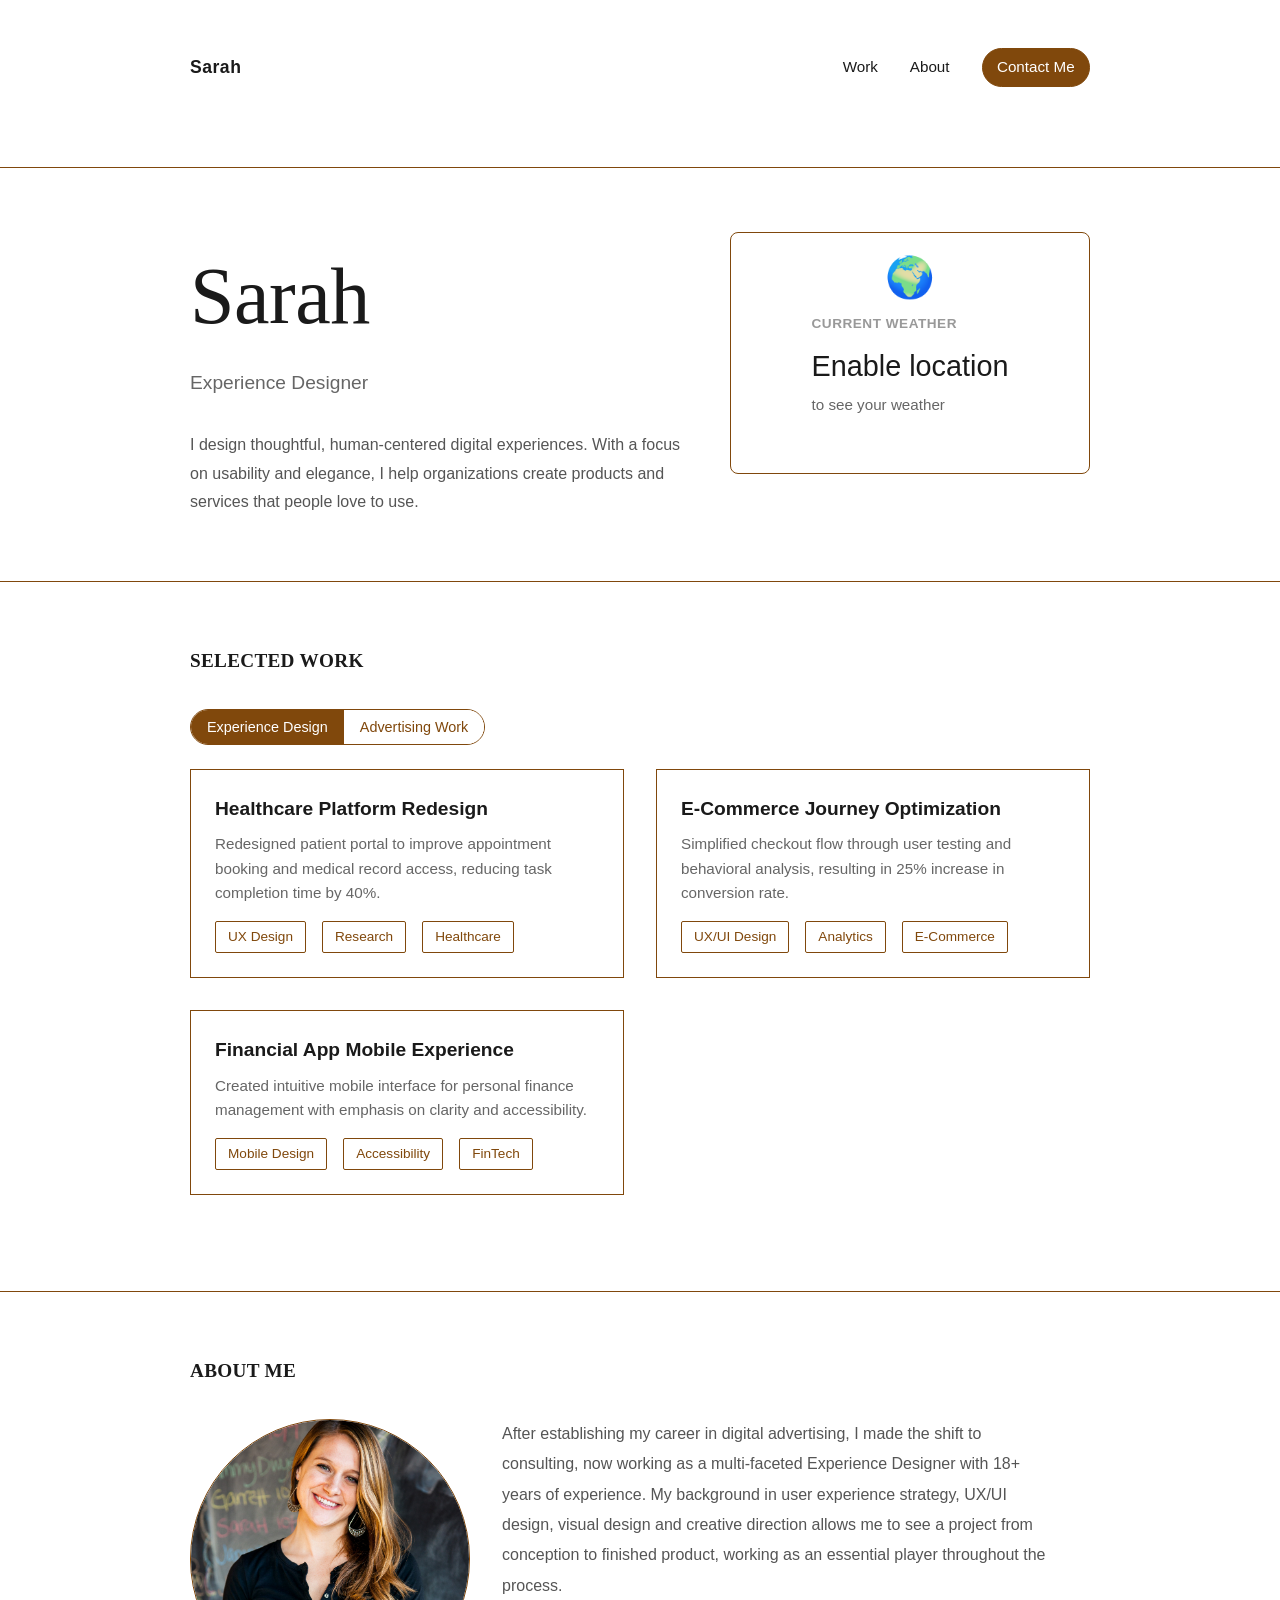
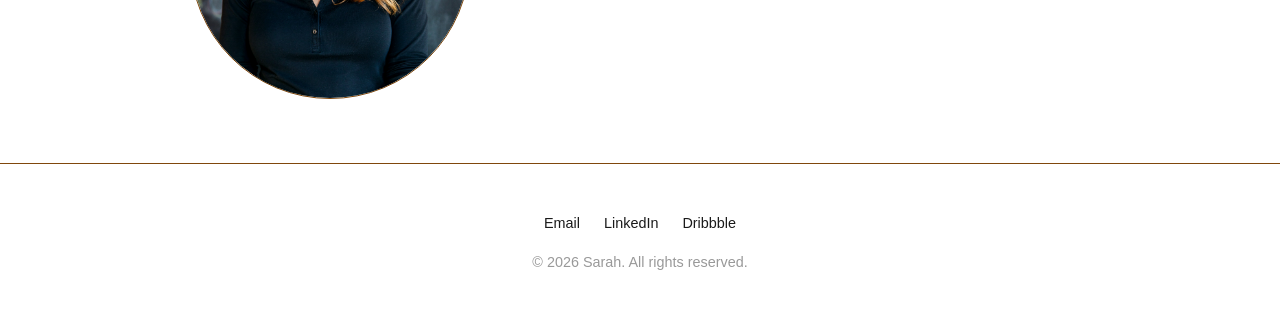
<file: index.html>
<!DOCTYPE html>
<html lang="en">
<head>
    <meta charset="UTF-8">
    <meta http-equiv="refresh" content="0; url=html_js/index.html">
    <meta name="viewport" content="width=device-width, initial-scale=1.0">
    <title>Redirecting...</title>
    <script>
        window.location.replace('html_js/index.html');
    </script>
</head>
<body>
    <p>Redirecting to <a href="html_js/index.html">portfolio</a>...</p>
</body>
</html>
</file>
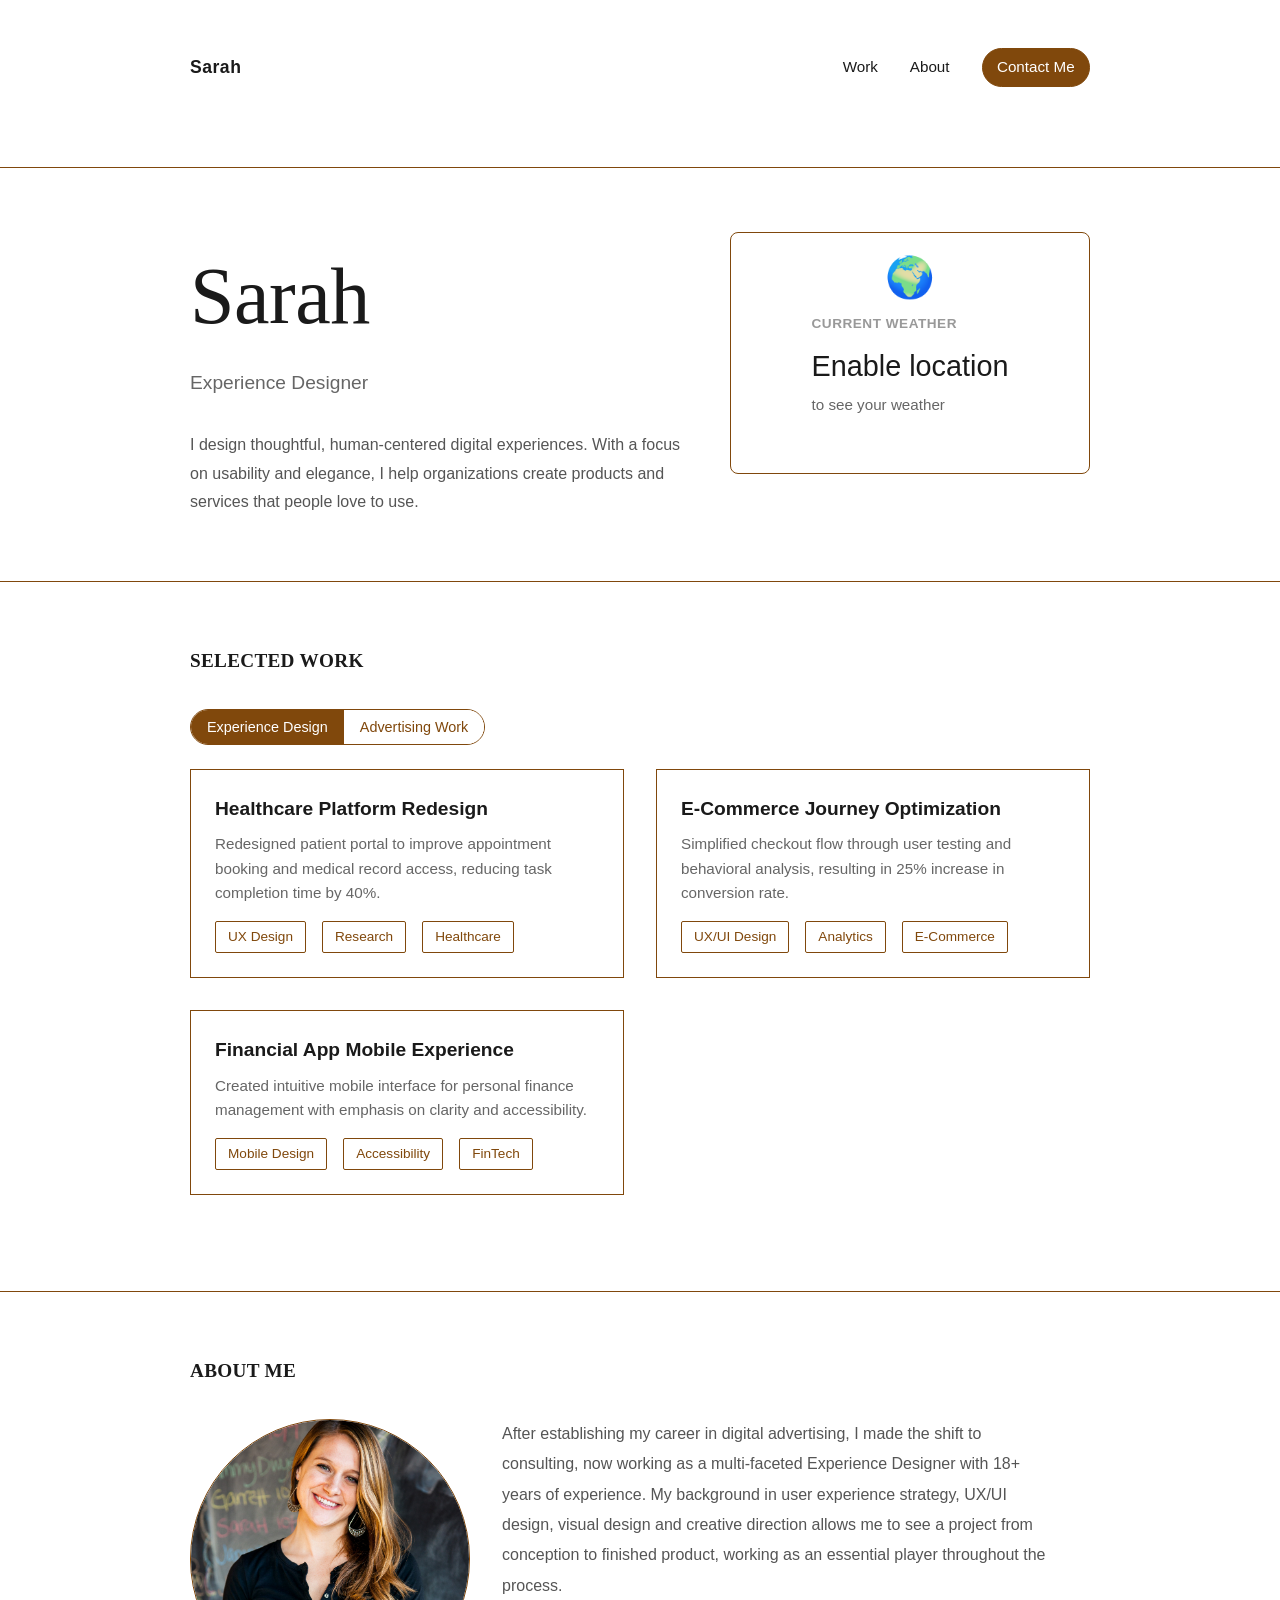
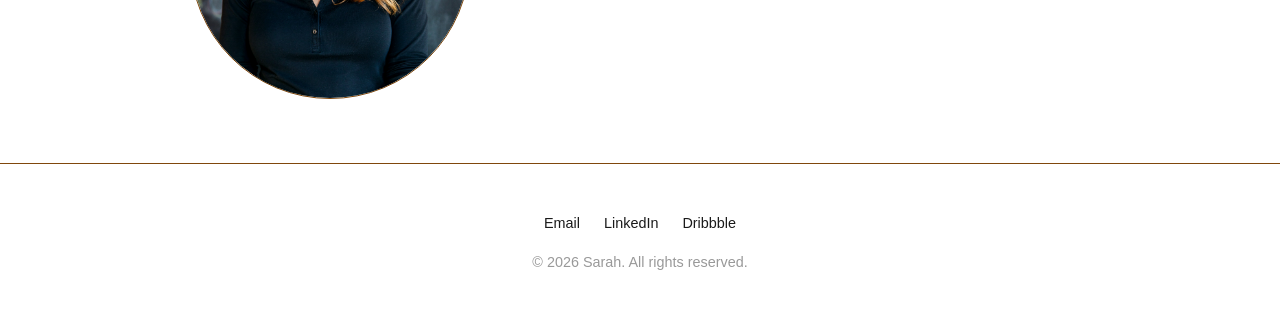
<file: html_js/index.html>
<!DOCTYPE html>
<html lang="en">
<head>
    <meta charset="UTF-8">
    <meta name="viewport" content="width=device-width, initial-scale=1.0">
    <title>Sarah — Experience Designer</title>
    <link rel="stylesheet" href="../css/styles.css">
</head>
<body>
    <header>
        <div class="container">
            <nav>
                <div class="logo">Sarah</div>
                <div class="nav-links">
                    <a href="index.html">Work</a>
                    <a href="#about">About</a>
                    <a href="mailto:sarah.fuller@slalom.com" class="contact-btn">Contact Me</a>
                </div>
            </nav>
        </div>
    </header>

    <section class="hero">
        <div class="container">
            <div class="hero-layout">
                <div class="hero-copy">
                    <h1>Sarah</h1>
                    <p class="subtitle">Experience Designer</p>
                    <p class="bio">I design thoughtful, human-centered digital experiences. With a focus on usability and elegance, I help organizations create products and services that people love to use.</p>
                </div>
                <div class="weather-widget" id="weatherWidget">
                    <div class="weather-icon" id="weatherIcon">🌍</div>
                    <div class="weather-info">
                        <h3>Current Weather</h3>
                        <div class="weather-loading">Getting your location...</div>
                    </div>
                    <div class="forecast-list" id="forecastList"></div>
                </div>
            </div>
        </div>
    </section>

    <section class="projects-section">
        <div class="container">
            <h2 class="section-title">Selected Work</h2>
            <div class="project-filters" role="tablist" aria-label="Project categories">
                <button class="filter-btn is-active" type="button" data-filter="experience" aria-pressed="true">Experience Design</button>
                <button class="filter-btn" type="button" data-filter="advertising" aria-pressed="false">Advertising Work</button>
            </div>
            <div class="projects-grid" id="projectsGrid">
                <article class="project-card" data-category="experience" data-href="projects/healthcare-redesign.html" role="link" tabindex="0" aria-label="Open Healthcare Platform Redesign project details">
                    <h3>Healthcare Platform Redesign</h3>
                    <p>Redesigned patient portal to improve appointment booking and medical record access, reducing task completion time by 40%.</p>
                    <div class="project-meta">
                        <span>UX Design</span>
                        <span>Research</span>
                        <span>Healthcare</span>
                    </div>
                </article>

                <article class="project-card" data-category="experience">
                    <h3>E-Commerce Journey Optimization</h3>
                    <p>Simplified checkout flow through user testing and behavioral analysis, resulting in 25% increase in conversion rate.</p>
                    <div class="project-meta">
                        <span>UX/UI Design</span>
                        <span>Analytics</span>
                        <span>E-Commerce</span>
                    </div>
                </article>

                <article class="project-card" data-category="experience">
                    <h3>Financial App Mobile Experience</h3>
                    <p>Created intuitive mobile interface for personal finance management with emphasis on clarity and accessibility.</p>
                    <div class="project-meta">
                        <span>Mobile Design</span>
                        <span>Accessibility</span>
                        <span>FinTech</span>
                    </div>
                </article>

                <article class="project-card is-hidden" data-category="advertising">
                    <h3>Global Beverage Brand Campaign</h3>
                    <p>Led art direction and digital storytelling for a multi-market campaign that increased audience engagement across social channels.</p>
                    <div class="project-meta">
                        <span>Creative Direction</span>
                        <span>Campaign Design</span>
                        <span>Advertising</span>
                    </div>
                </article>

                <article class="project-card is-hidden" data-category="advertising">
                    <h3>Retail Holiday Media Launch</h3>
                    <p>Designed integrated ad experiences for seasonal promotions, improving click-through performance and conversion quality.</p>
                    <div class="project-meta">
                        <span>Digital Ads</span>
                        <span>Visual Design</span>
                        <span>Retail</span>
                    </div>
                </article>

                <article class="project-card is-hidden" data-category="advertising">
                    <h3>Automotive Brand Repositioning</h3>
                    <p>Created a refreshed paid-media visual system and messaging framework to strengthen brand perception among new audiences.</p>
                    <div class="project-meta">
                        <span>Brand Strategy</span>
                        <span>Ad Creative</span>
                        <span>Automotive</span>
                    </div>
                </article>
            </div>
        </div>
    </section>

    <section class="about-section" id="about">
        <div class="container">
            <h2 class="section-title">About Me</h2>
            <div class="about-layout">
                <div class="about-photo">
                    <img src="../images/FullSize.png" alt="Portrait of Sarah" class="about-photo-image">
                </div>
                <p class="about-text">After establishing my career in digital advertising, I made the shift to consulting, now working as a multi-faceted Experience Designer with 18+ years of experience. My background in user experience strategy, UX/UI design, visual design and creative direction allows me to see a project from conception to finished product, working as an essential player throughout the process.</p>
            </div>
        </div>
    </section>

    <footer>
        <div class="container">
            <div class="social-links">
                <a href="mailto:sarah@example.com">Email</a>
                <a href="https://linkedin.com" target="_blank">LinkedIn</a>
                <a href="https://dribbble.com" target="_blank">Dribbble</a>
            </div>
            <p>&copy; 2026 Sarah. All rights reserved.</p>
        </div>
    </footer>

    <script src="app.js"></script>
</body>
</html>
</file>
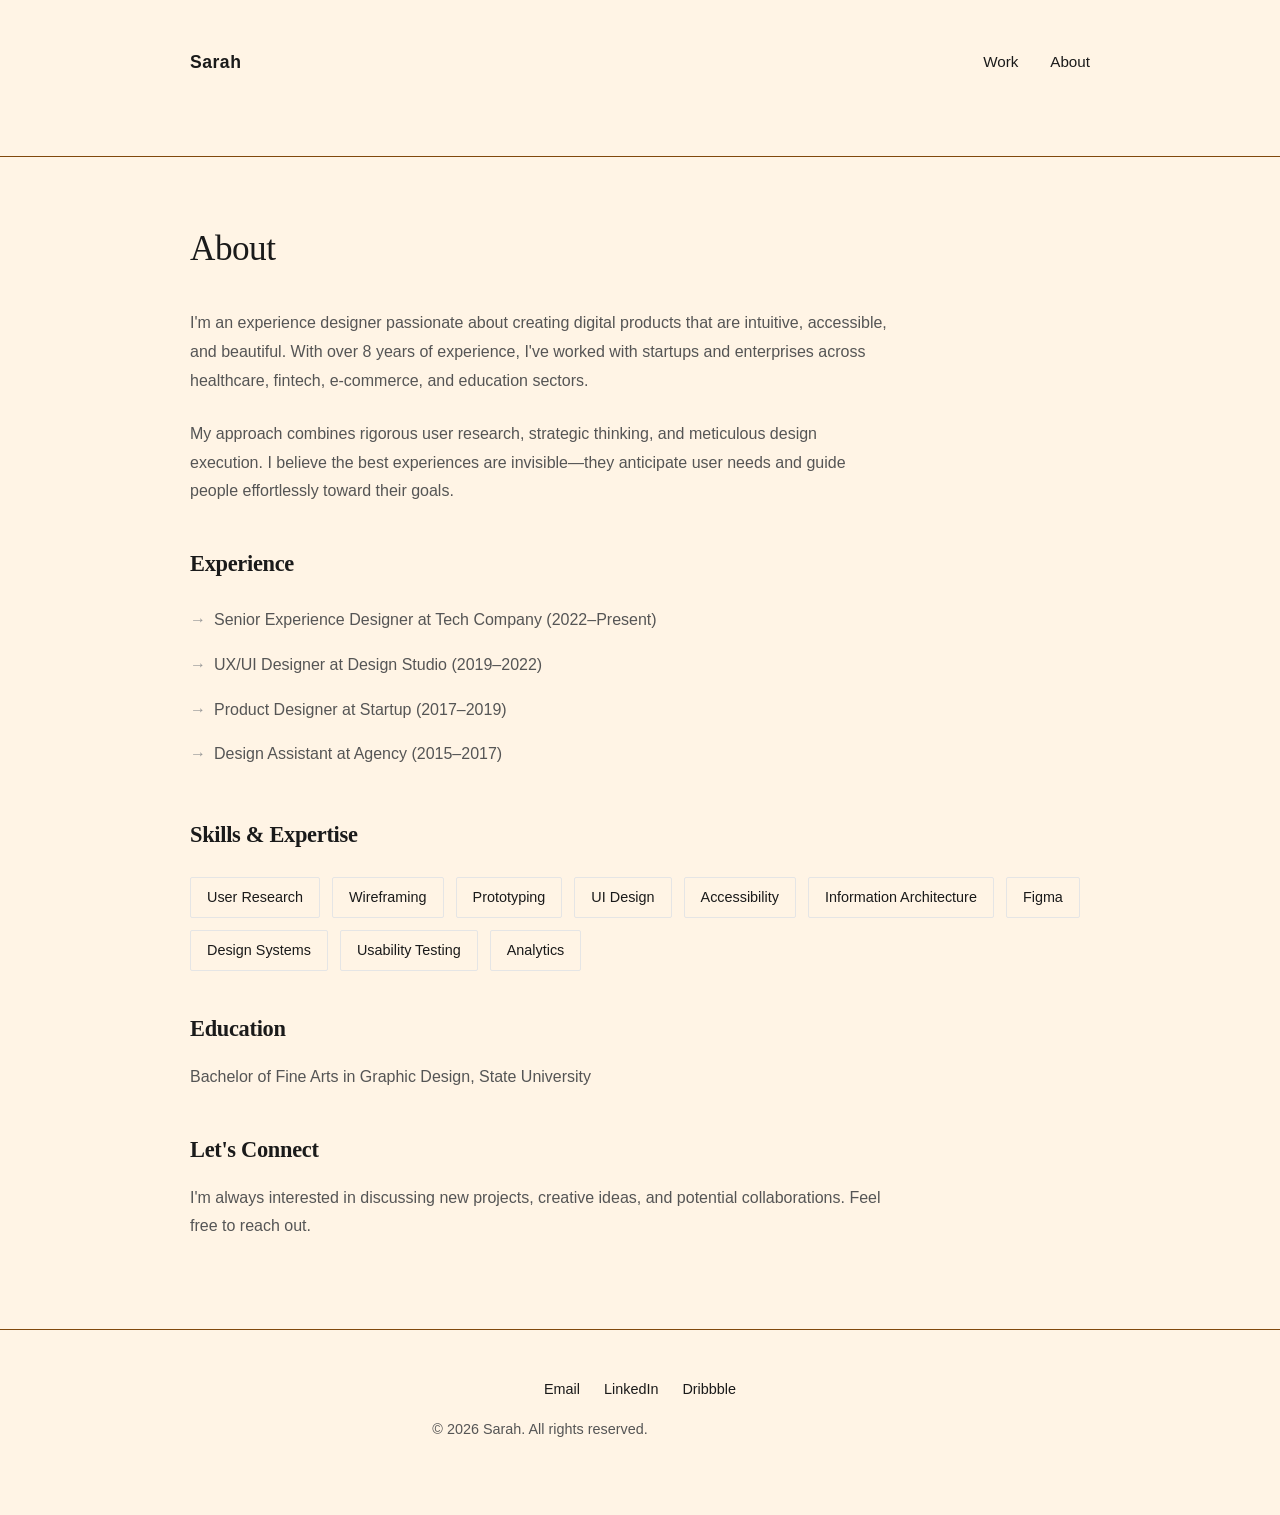
<file: about.html>
<!DOCTYPE html>
<html lang="en">
<head>
    <meta charset="UTF-8">
    <meta name="viewport" content="width=device-width, initial-scale=1.0">
    <title>About Sarah — Experience Designer</title>
    <style>
        * {
            margin: 0;
            padding: 0;
            box-sizing: border-box;
        }

        body {
            font-family: -apple-system, BlinkMacSystemFont, 'Segoe UI', sans-serif;
            line-height: 1.6;
            color: #1a1a1a;
            background: #fff4e5;
        }

        header {
            padding: 3rem 2rem;
            border-bottom: 1px solid #80480c;
        }

        .container {
            max-width: 900px;
            margin: 0 auto;
        }

        nav {
            display: flex;
            gap: 2rem;
            justify-content: space-between;
            align-items: center;
            margin-bottom: 2rem;
        }

        a {
            text-decoration: none;
            color: #1a1a1a;
            transition: color 0.2s ease;
        }

        nav a:hover {
            color: #666;
        }

        .logo {
            font-weight: 600;
            font-size: 1.1rem;
            letter-spacing: 0.5px;
        }

        .nav-links {
            display: flex;
            gap: 2rem;
            font-size: 0.95rem;
        }

        .content-section {
            padding: 4rem 2rem;
        }

        h1,
        h2 {
            font-family: Georgia, 'Times New Roman', serif;
        }

        h1 {
            font-size: 2.2rem;
            font-weight: 300;
            margin-bottom: 2rem;
            letter-spacing: -0.5px;
        }

        h2 {
            font-size: 1.4rem;
            font-weight: 600;
            margin-top: 2.5rem;
            margin-bottom: 1rem;
            letter-spacing: -0.3px;
        }

        p {
            color: #555;
            margin-bottom: 1.5rem;
            line-height: 1.8;
            max-width: 700px;
        }

        ul {
            list-style: none;
            max-width: 700px;
        }

        ul li {
            padding: 0.5rem 0;
            padding-left: 1.5rem;
            color: #555;
            position: relative;
            line-height: 1.8;
        }

        ul li:before {
            content: "→";
            position: absolute;
            left: 0;
            color: #999;
        }

        .skills {
            display: flex;
            flex-wrap: wrap;
            gap: 0.75rem;
            margin: 1.5rem 0;
        }

        .skill-tag {
            padding: 0.5rem 1rem;
            border: 1px solid #e5e5e5;
            border-radius: 2px;
            font-size: 0.9rem;
            color: #1a1a1a;
        }

        footer {
            padding: 3rem 2rem;
            border-top: 1px solid #80480c;
            text-align: center;
            color: #999;
            font-size: 0.9rem;
        }

        .social-links {
            display: flex;
            justify-content: center;
            gap: 1.5rem;
            margin-bottom: 1rem;
        }

        .social-links a {
            color: #1a1a1a;
        }

        .social-links a:hover {
            color: #666;
        }

        @media (max-width: 768px) {
            h1 {
                font-size: 1.8rem;
            }

            h2 {
                font-size: 1.2rem;
            }

            .content-section {
                padding: 2rem 1rem;
            }

            nav {
                flex-direction: column;
                align-items: flex-start;
            }

            .nav-links {
                flex-direction: column;
                gap: 0.5rem;
            }
        }
    </style>
</head>
<body>
    <header>
        <div class="container">
            <nav>
                <div class="logo">Sarah</div>
                <div class="nav-links">
                    <a href="index.html">Work</a>
                    <a href="about.html">About</a>
                </div>
            </nav>
        </div>
    </header>

    <section class="content-section">
        <div class="container">
            <h1>About</h1>

            <p>I'm an experience designer passionate about creating digital products that are intuitive, accessible, and beautiful. With over 8 years of experience, I've worked with startups and enterprises across healthcare, fintech, e-commerce, and education sectors.</p>

            <p>My approach combines rigorous user research, strategic thinking, and meticulous design execution. I believe the best experiences are invisible—they anticipate user needs and guide people effortlessly toward their goals.</p>

            <h2>Experience</h2>
            <ul>
                <li>Senior Experience Designer at Tech Company (2022–Present)</li>
                <li>UX/UI Designer at Design Studio (2019–2022)</li>
                <li>Product Designer at Startup (2017–2019)</li>
                <li>Design Assistant at Agency (2015–2017)</li>
            </ul>

            <h2>Skills & Expertise</h2>
            <div class="skills">
                <span class="skill-tag">User Research</span>
                <span class="skill-tag">Wireframing</span>
                <span class="skill-tag">Prototyping</span>
                <span class="skill-tag">UI Design</span>
                <span class="skill-tag">Accessibility</span>
                <span class="skill-tag">Information Architecture</span>
                <span class="skill-tag">Figma</span>
                <span class="skill-tag">Design Systems</span>
                <span class="skill-tag">Usability Testing</span>
                <span class="skill-tag">Analytics</span>
            </div>

            <h2>Education</h2>
            <p>Bachelor of Fine Arts in Graphic Design, State University</p>

            <h2>Let's Connect</h2>
            <p>I'm always interested in discussing new projects, creative ideas, and potential collaborations. Feel free to reach out.</p>
        </div>
    </section>

    <footer>
        <div class="container">
            <div class="social-links">
                <a href="mailto:sarah@example.com">Email</a>
                <a href="https://linkedin.com" target="_blank">LinkedIn</a>
                <a href="https://dribbble.com" target="_blank">Dribbble</a>
            </div>
            <p>&copy; 2026 Sarah. All rights reserved.</p>
        </div>
    </footer>
</body>
</html>
</file>
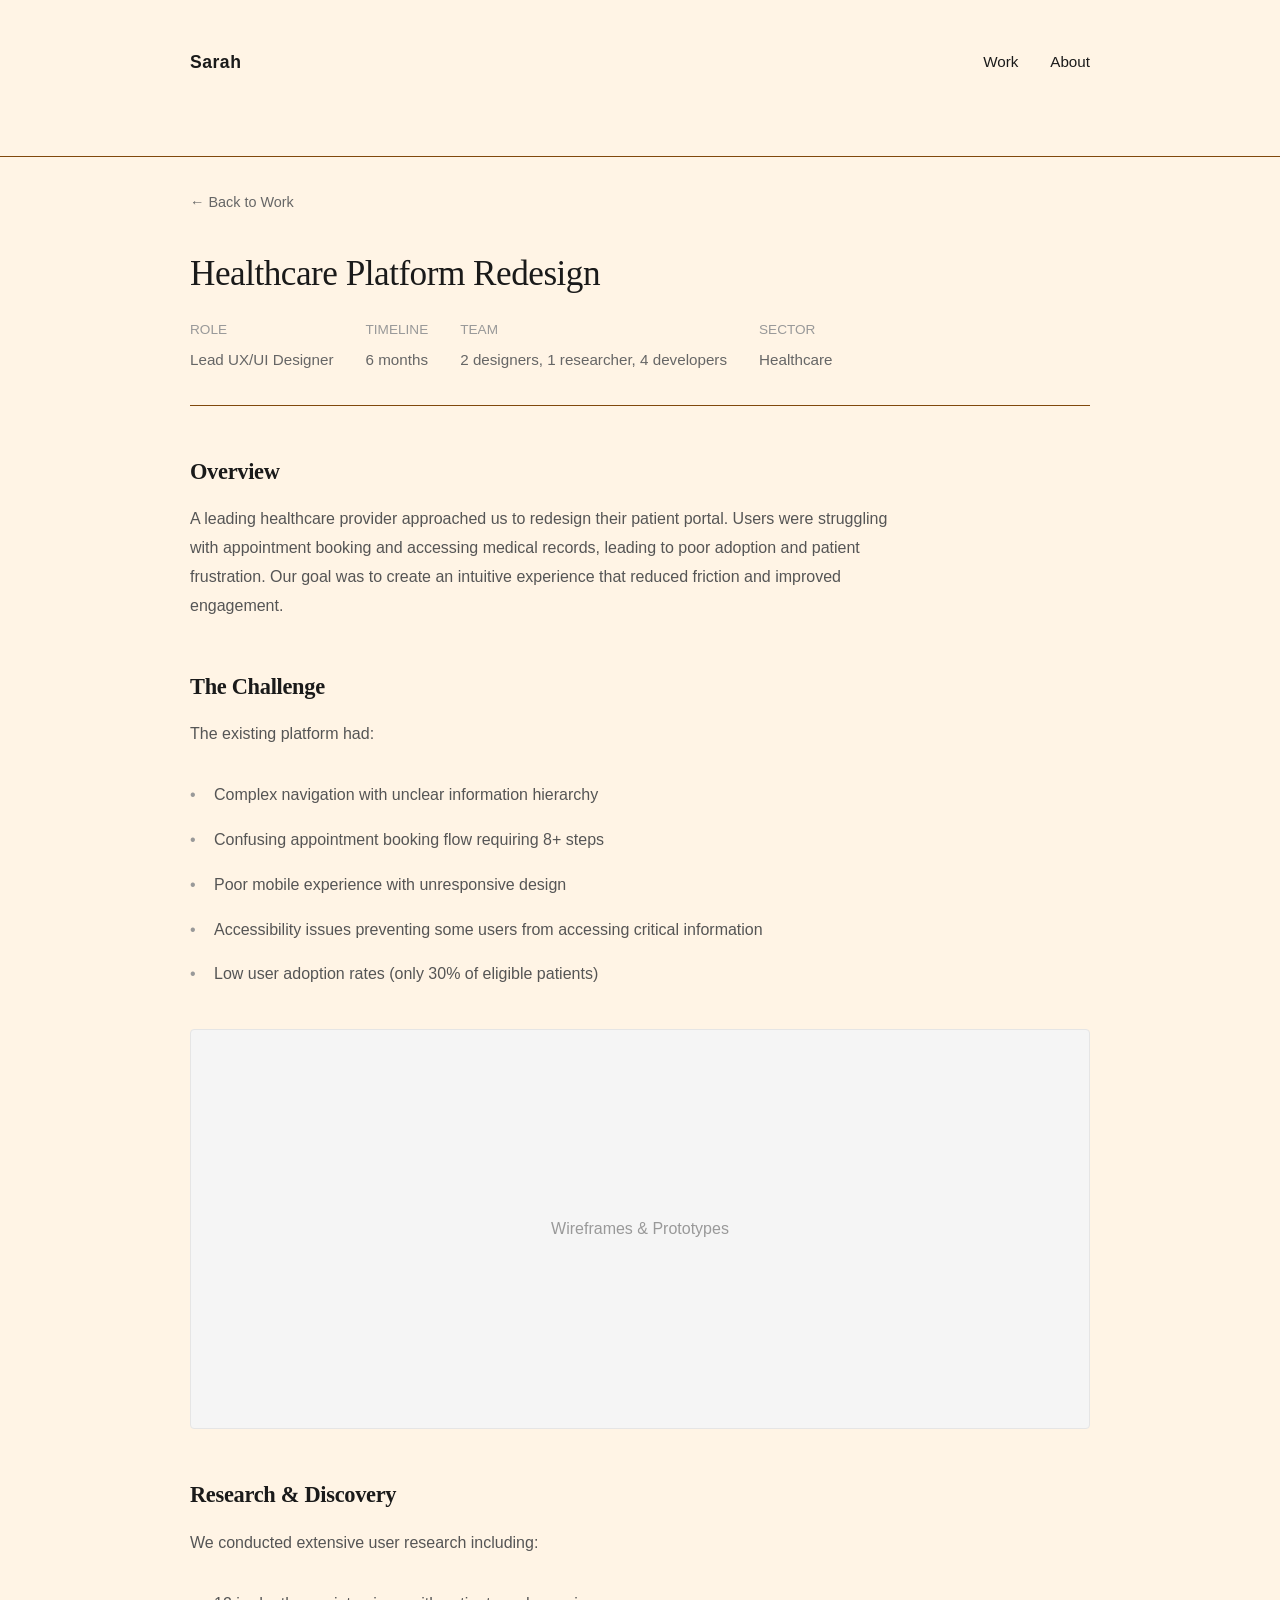
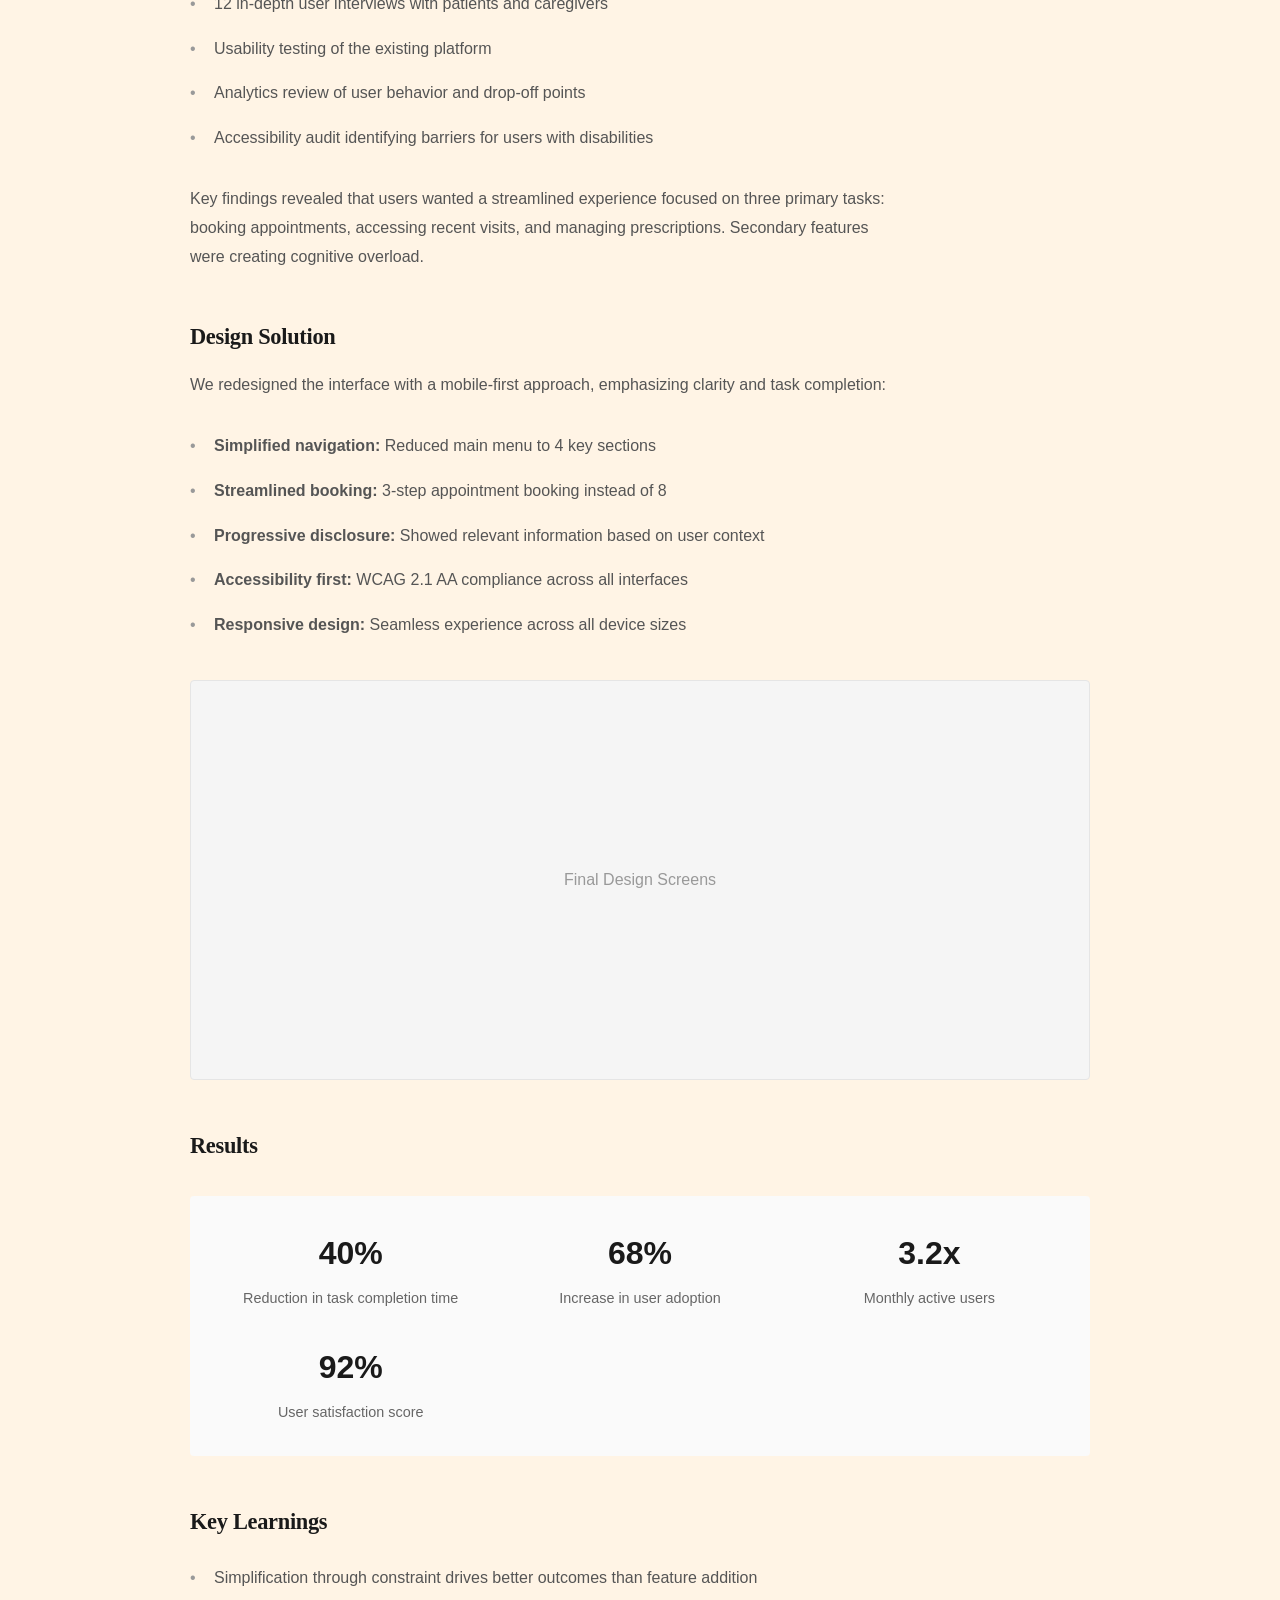
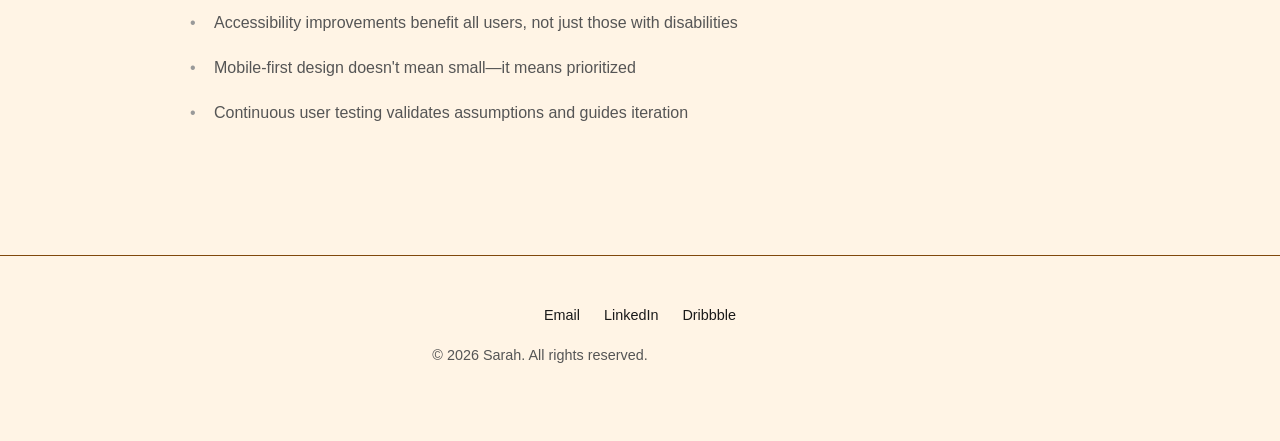
<file: projects/healthcare-redesign.html>
<!DOCTYPE html>
<html lang="en">
<head>
    <meta charset="UTF-8">
    <meta name="viewport" content="width=device-width, initial-scale=1.0">
    <title>Healthcare Platform Redesign — Sarah</title>
    <style>
        * {
            margin: 0;
            padding: 0;
            box-sizing: border-box;
        }

        body {
            font-family: -apple-system, BlinkMacSystemFont, 'Segoe UI', sans-serif;
            line-height: 1.6;
            color: #1a1a1a;
            background: #fff4e5;
        }

        header {
            padding: 3rem 2rem;
            border-bottom: 1px solid #80480c;
        }

        .container {
            max-width: 900px;
            margin: 0 auto;
        }

        nav {
            display: flex;
            gap: 2rem;
            justify-content: space-between;
            align-items: center;
            margin-bottom: 2rem;
        }

        a {
            text-decoration: none;
            color: #1a1a1a;
            transition: color 0.2s ease;
        }

        nav a:hover {
            color: #666;
        }

        .logo {
            font-weight: 600;
            font-size: 1.1rem;
            letter-spacing: 0.5px;
        }

        .nav-links {
            display: flex;
            gap: 2rem;
            font-size: 0.95rem;
        }

        .back-link {
            display: inline-block;
            margin-bottom: 2rem;
            font-size: 0.9rem;
            color: #666;
        }

        .back-link:hover {
            color: #1a1a1a;
        }

        .content-section {
            padding: 2rem 2rem;
        }

        h1,
        h2 {
            font-family: Georgia, 'Times New Roman', serif;
        }

        h1 {
            font-size: 2.2rem;
            font-weight: 300;
            margin-bottom: 1rem;
            letter-spacing: -0.5px;
        }

        .project-meta {
            display: flex;
            gap: 2rem;
            margin-bottom: 3rem;
            padding-bottom: 2rem;
            border-bottom: 1px solid #80480c;
            font-size: 0.95rem;
            color: #666;
        }

        .meta-item {
            display: flex;
            flex-direction: column;
        }

        .meta-label {
            font-size: 0.85rem;
            text-transform: uppercase;
            color: #999;
            margin-bottom: 0.5rem;
        }

        h2 {
            font-size: 1.4rem;
            font-weight: 600;
            margin-top: 3rem;
            margin-bottom: 1rem;
            letter-spacing: -0.3px;
        }

        p {
            color: #555;
            margin-bottom: 1.5rem;
            line-height: 1.8;
            max-width: 700px;
        }

        ul {
            list-style: none;
            max-width: 700px;
            margin-bottom: 1.5rem;
        }

        ul li {
            padding: 0.5rem 0;
            padding-left: 1.5rem;
            color: #555;
            position: relative;
            line-height: 1.8;
        }

        ul li:before {
            content: "•";
            position: absolute;
            left: 0;
            color: #999;
        }

        .image-placeholder {
            width: 100%;
            height: 400px;
            background: #f5f5f5;
            border: 1px solid #e5e5e5;
            margin: 2rem 0;
            display: flex;
            align-items: center;
            justify-content: center;
            color: #999;
            font-size: 1rem;
            border-radius: 4px;
        }

        .metrics {
            display: grid;
            grid-template-columns: repeat(auto-fit, minmax(200px, 1fr));
            gap: 2rem;
            margin: 2rem 0;
            padding: 2rem;
            background: #fafafa;
            border-radius: 4px;
        }

        .metric {
            text-align: center;
        }

        .metric-value {
            font-size: 2rem;
            font-weight: 600;
            color: #1a1a1a;
            margin-bottom: 0.5rem;
        }

        .metric-label {
            font-size: 0.9rem;
            color: #666;
        }

        footer {
            padding: 3rem 2rem;
            margin-top: 4rem;
            border-top: 1px solid #80480c;
            text-align: center;
            color: #999;
            font-size: 0.9rem;
        }

        .social-links {
            display: flex;
            justify-content: center;
            gap: 1.5rem;
            margin-bottom: 1rem;
        }

        .social-links a {
            color: #1a1a1a;
        }

        .social-links a:hover {
            color: #666;
        }

        @media (max-width: 768px) {
            h1 {
                font-size: 1.8rem;
            }

            h2 {
                font-size: 1.2rem;
            }

            .content-section {
                padding: 1rem 1rem;
            }

            .project-meta {
                flex-direction: column;
                gap: 1rem;
            }

            .image-placeholder {
                height: 250px;
            }

            .metrics {
                grid-template-columns: 1fr;
            }

            nav {
                flex-direction: column;
                align-items: flex-start;
            }
        }
    </style>
</head>
<body>
    <header>
        <div class="container">
            <nav>
                <div class="logo">Sarah</div>
                <div class="nav-links">
                    <a href="../index.html">Work</a>
                    <a href="../about.html">About</a>
                </div>
            </nav>
        </div>
    </header>

    <section class="content-section">
        <div class="container">
            <a href="../index.html" class="back-link">← Back to Work</a>

            <h1>Healthcare Platform Redesign</h1>

            <div class="project-meta">
                <div class="meta-item">
                    <span class="meta-label">Role</span>
                    <span>Lead UX/UI Designer</span>
                </div>
                <div class="meta-item">
                    <span class="meta-label">Timeline</span>
                    <span>6 months</span>
                </div>
                <div class="meta-item">
                    <span class="meta-label">Team</span>
                    <span>2 designers, 1 researcher, 4 developers</span>
                </div>
                <div class="meta-item">
                    <span class="meta-label">Sector</span>
                    <span>Healthcare</span>
                </div>
            </div>

            <h2>Overview</h2>
            <p>A leading healthcare provider approached us to redesign their patient portal. Users were struggling with appointment booking and accessing medical records, leading to poor adoption and patient frustration. Our goal was to create an intuitive experience that reduced friction and improved engagement.</p>

            <h2>The Challenge</h2>
            <p>The existing platform had:</p>
            <ul>
                <li>Complex navigation with unclear information hierarchy</li>
                <li>Confusing appointment booking flow requiring 8+ steps</li>
                <li>Poor mobile experience with unresponsive design</li>
                <li>Accessibility issues preventing some users from accessing critical information</li>
                <li>Low user adoption rates (only 30% of eligible patients)</li>
            </ul>

            <div class="image-placeholder">Wireframes & Prototypes</div>

            <h2>Research & Discovery</h2>
            <p>We conducted extensive user research including:</p>
            <ul>
                <li>12 in-depth user interviews with patients and caregivers</li>
                <li>Usability testing of the existing platform</li>
                <li>Analytics review of user behavior and drop-off points</li>
                <li>Accessibility audit identifying barriers for users with disabilities</li>
            </ul>

            <p>Key findings revealed that users wanted a streamlined experience focused on three primary tasks: booking appointments, accessing recent visits, and managing prescriptions. Secondary features were creating cognitive overload.</p>

            <h2>Design Solution</h2>
            <p>We redesigned the interface with a mobile-first approach, emphasizing clarity and task completion:</p>
            <ul>
                <li><strong>Simplified navigation:</strong> Reduced main menu to 4 key sections</li>
                <li><strong>Streamlined booking:</strong> 3-step appointment booking instead of 8</li>
                <li><strong>Progressive disclosure:</strong> Showed relevant information based on user context</li>
                <li><strong>Accessibility first:</strong> WCAG 2.1 AA compliance across all interfaces</li>
                <li><strong>Responsive design:</strong> Seamless experience across all device sizes</li>
            </ul>

            <div class="image-placeholder">Final Design Screens</div>

            <h2>Results</h2>
            <div class="metrics">
                <div class="metric">
                    <div class="metric-value">40%</div>
                    <div class="metric-label">Reduction in task completion time</div>
                </div>
                <div class="metric">
                    <div class="metric-value">68%</div>
                    <div class="metric-label">Increase in user adoption</div>
                </div>
                <div class="metric">
                    <div class="metric-value">3.2x</div>
                    <div class="metric-label">Monthly active users</div>
                </div>
                <div class="metric">
                    <div class="metric-value">92%</div>
                    <div class="metric-label">User satisfaction score</div>
                </div>
            </div>

            <h2>Key Learnings</h2>
            <ul>
                <li>Simplification through constraint drives better outcomes than feature addition</li>
                <li>Accessibility improvements benefit all users, not just those with disabilities</li>
                <li>Mobile-first design doesn't mean small—it means prioritized</li>
                <li>Continuous user testing validates assumptions and guides iteration</li>
            </ul>
        </div>
    </section>

    <footer>
        <div class="container">
            <div class="social-links">
                <a href="mailto:sarah@example.com">Email</a>
                <a href="https://linkedin.com" target="_blank">LinkedIn</a>
                <a href="https://dribbble.com" target="_blank">Dribbble</a>
            </div>
            <p>&copy; 2026 Sarah. All rights reserved.</p>
        </div>
    </footer>
</body>
</html>
</file>
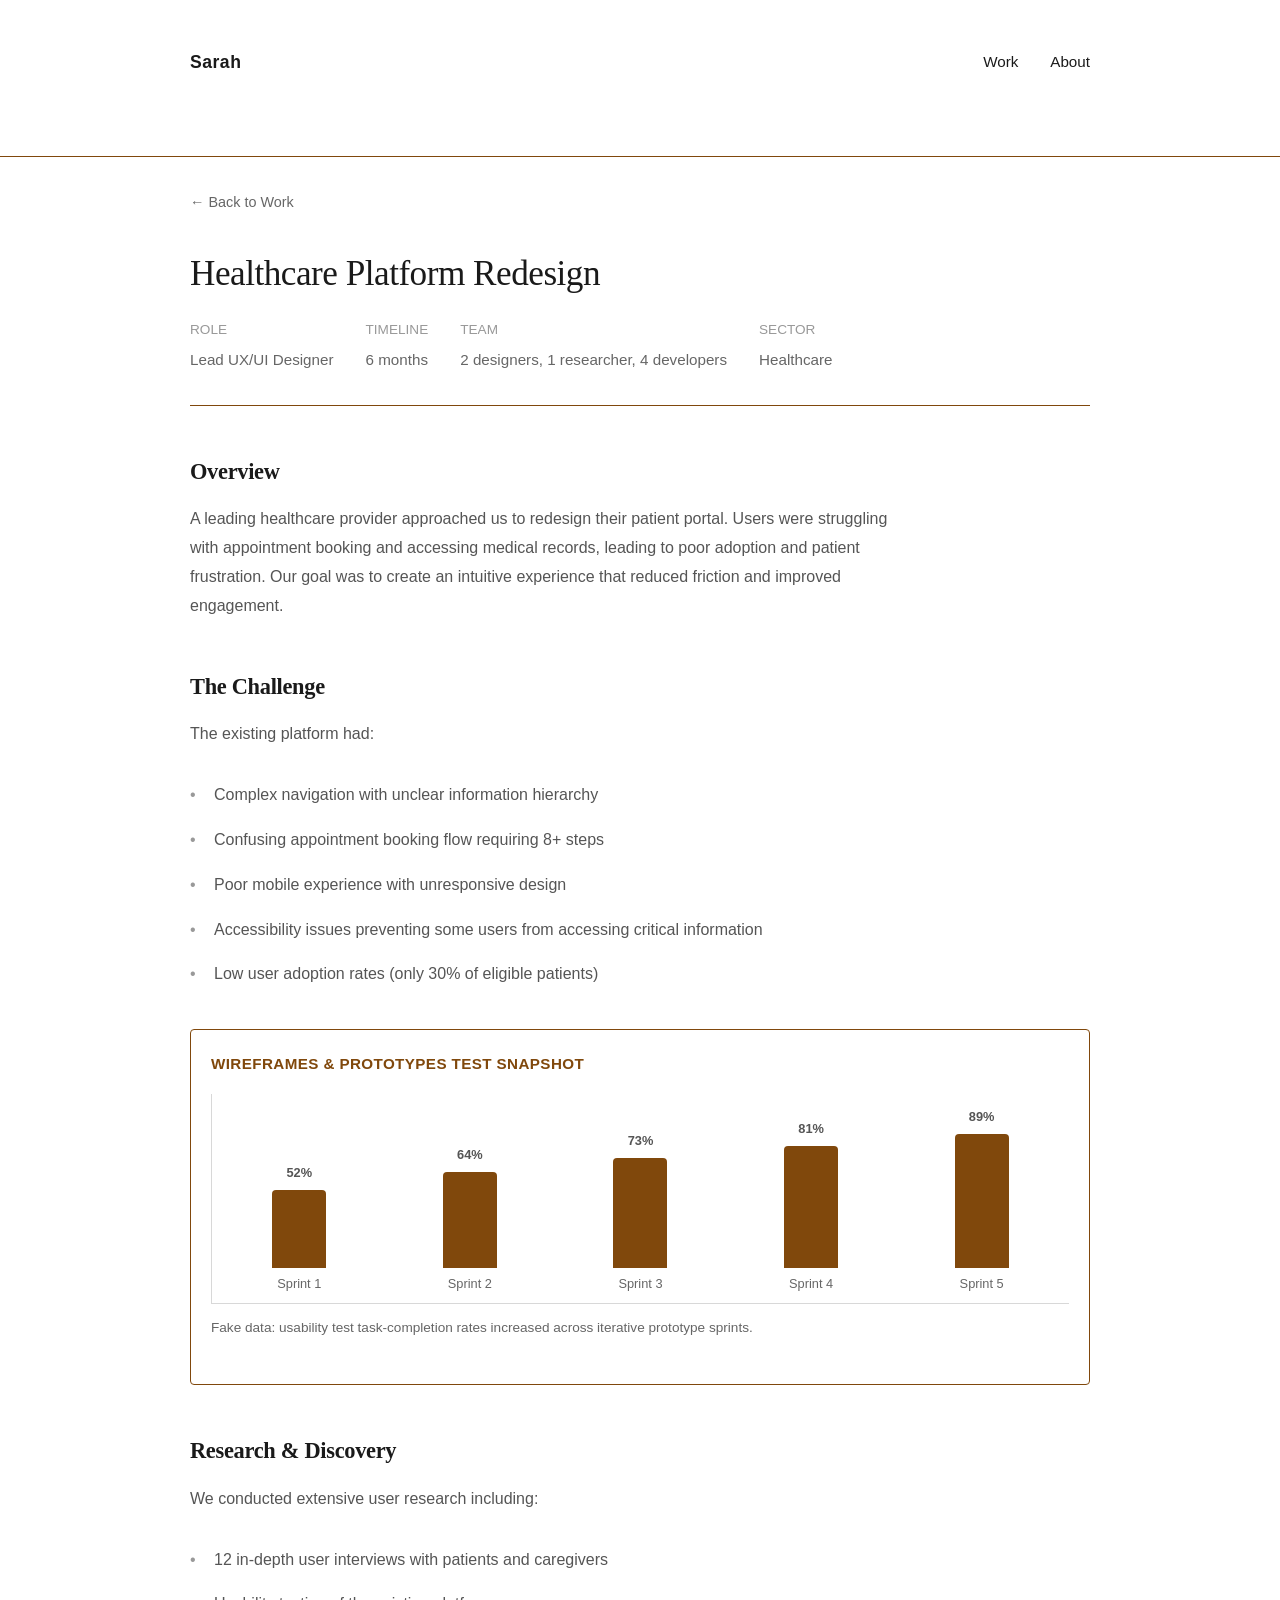
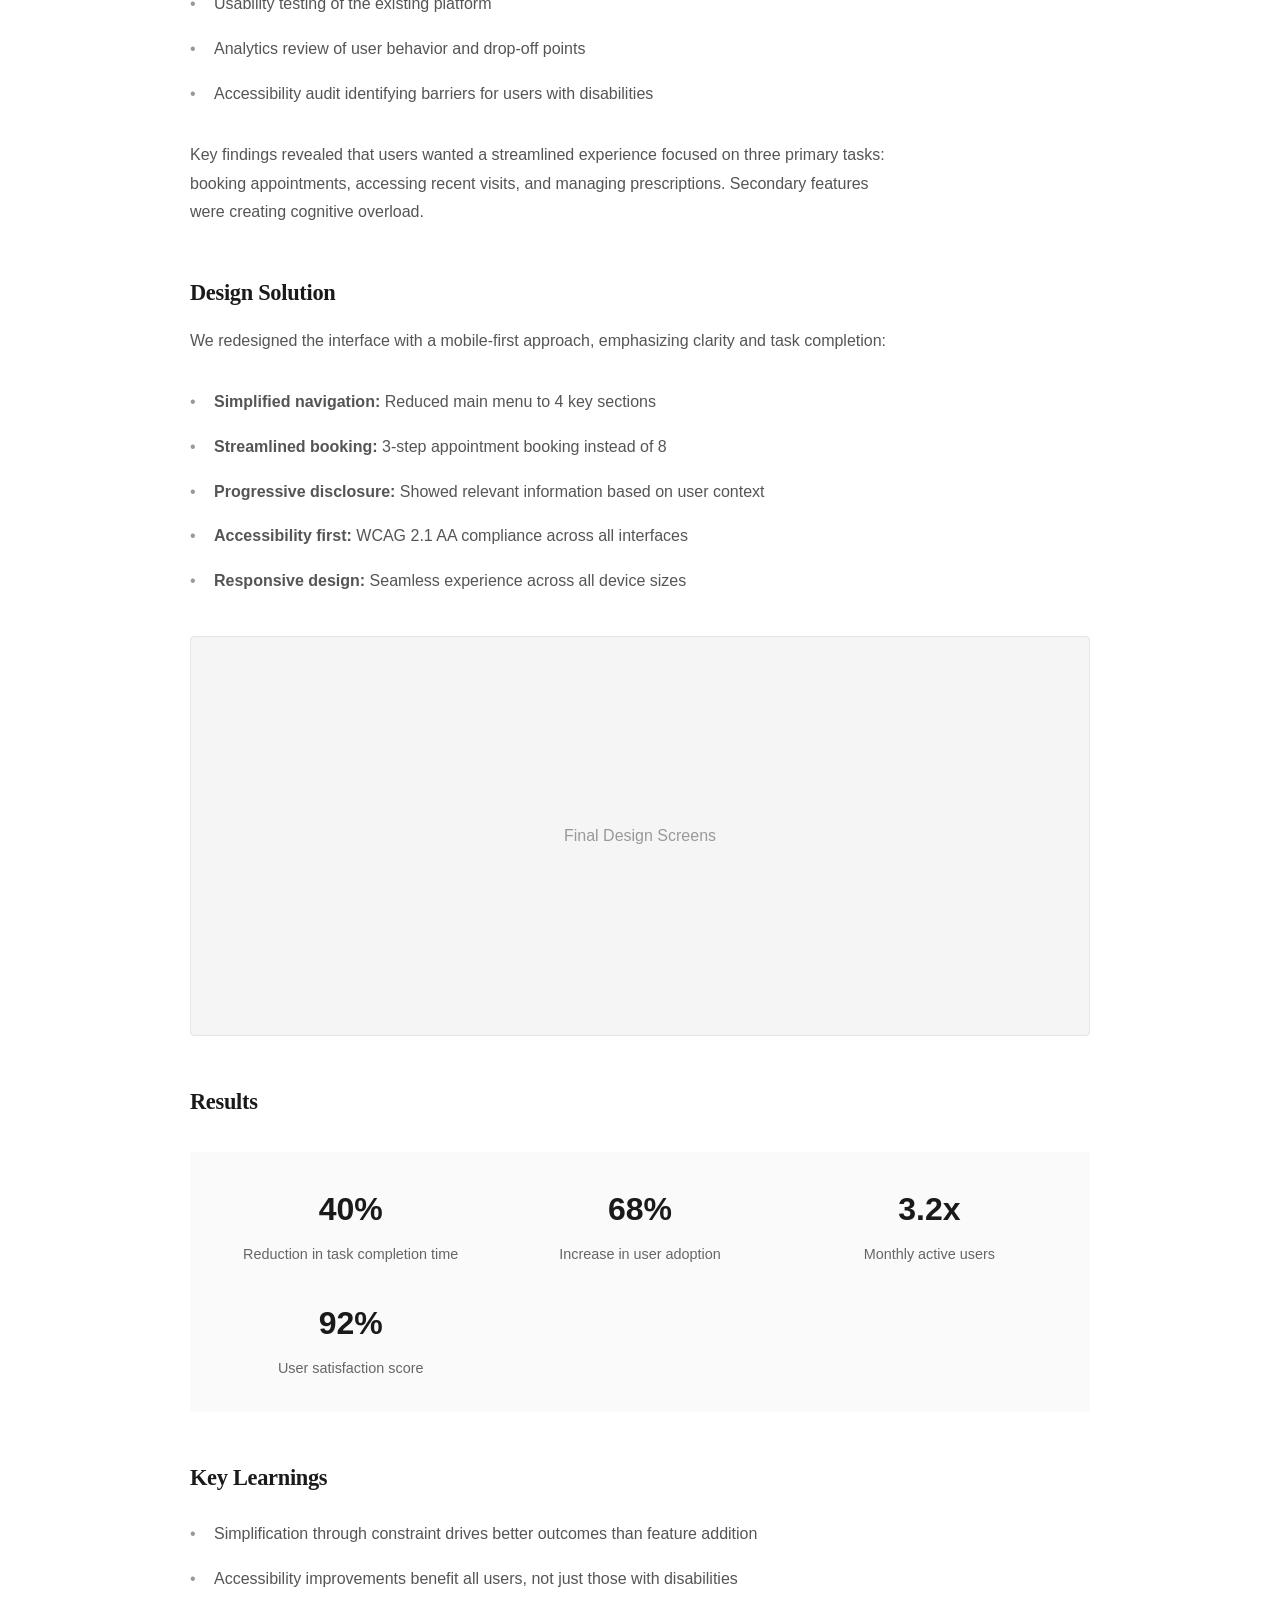
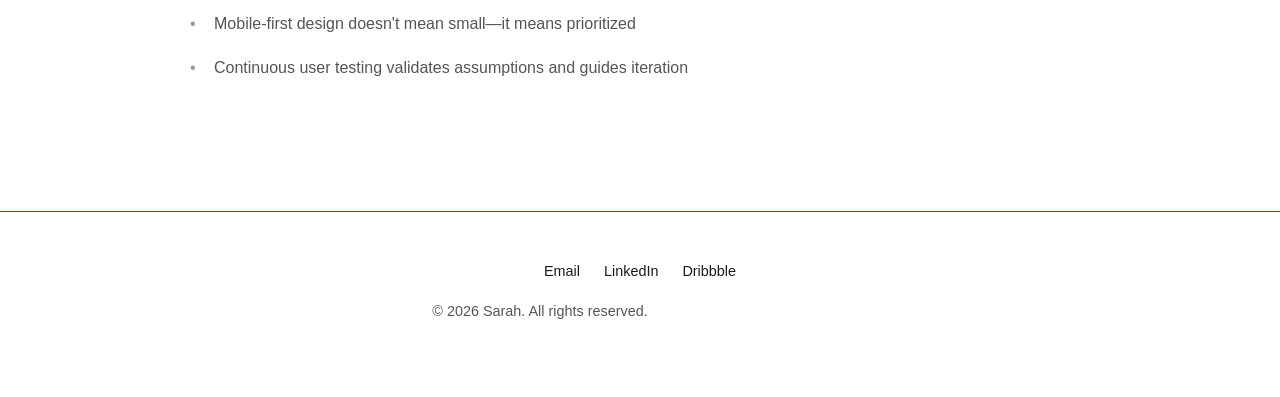
<file: html_js/projects/healthcare-redesign.html>
<!DOCTYPE html>
<html lang="en">
<head>
    <meta charset="UTF-8">
    <meta name="viewport" content="width=device-width, initial-scale=1.0">
    <title>Healthcare Platform Redesign — Sarah</title>
    <style>
        * {
            margin: 0;
            padding: 0;
            box-sizing: border-box;
        }

        body {
            font-family: -apple-system, BlinkMacSystemFont, 'Segoe UI', sans-serif;
            line-height: 1.6;
            color: #1a1a1a;
            background: #ffffff;
        }

        header {
            padding: 3rem 2rem;
            border-bottom: 1px solid #80480c;
        }

        .container {
            max-width: 900px;
            margin: 0 auto;
        }

        nav {
            display: flex;
            gap: 2rem;
            justify-content: space-between;
            align-items: center;
            margin-bottom: 2rem;
        }

        a {
            text-decoration: none;
            color: #1a1a1a;
            transition: color 0.2s ease;
        }

        nav a:hover {
            color: #666;
        }

        .logo {
            font-weight: 600;
            font-size: 1.1rem;
            letter-spacing: 0.5px;
        }

        .nav-links {
            display: flex;
            gap: 2rem;
            font-size: 0.95rem;
        }

        .back-link {
            display: inline-block;
            margin-bottom: 2rem;
            font-size: 0.9rem;
            color: #666;
        }

        .back-link:hover {
            color: #1a1a1a;
        }

        .content-section {
            padding: 2rem 2rem;
        }

        h1,
        h2 {
            font-family: Georgia, 'Times New Roman', serif;
        }

        h1 {
            font-size: 2.2rem;
            font-weight: 300;
            margin-bottom: 1rem;
            letter-spacing: -0.5px;
        }

        .project-meta {
            display: flex;
            gap: 2rem;
            margin-bottom: 3rem;
            padding-bottom: 2rem;
            border-bottom: 1px solid #80480c;
            font-size: 0.95rem;
            color: #666;
        }

        .meta-item {
            display: flex;
            flex-direction: column;
        }

        .meta-label {
            font-size: 0.85rem;
            text-transform: uppercase;
            color: #999;
            margin-bottom: 0.5rem;
        }

        h2 {
            font-size: 1.4rem;
            font-weight: 600;
            margin-top: 3rem;
            margin-bottom: 1rem;
            letter-spacing: -0.3px;
        }

        p {
            color: #555;
            margin-bottom: 1.5rem;
            line-height: 1.8;
            max-width: 700px;
        }

        ul {
            list-style: none;
            max-width: 700px;
            margin-bottom: 1.5rem;
        }

        ul li {
            padding: 0.5rem 0;
            padding-left: 1.5rem;
            color: #555;
            position: relative;
            line-height: 1.8;
        }

        ul li:before {
            content: "•";
            position: absolute;
            left: 0;
            color: #999;
        }

        .image-placeholder {
            width: 100%;
            height: 400px;
            background: #f5f5f5;
            border: 1px solid #e5e5e5;
            margin: 2rem 0;
            display: flex;
            align-items: center;
            justify-content: center;
            color: #999;
            font-size: 1rem;
            border-radius: 4px;
        }

        .wireframes-chart {
            background: #ffffff;
            border: 1px solid #80480c;
            display: flex;
            flex-direction: column;
            align-items: stretch;
            justify-content: flex-start;
            padding: 1.25rem;
            color: #1a1a1a;
            height: auto;
            min-height: 320px;
        }

        .chart-title {
            font-size: 0.95rem;
            font-weight: 600;
            color: #80480c;
            margin-bottom: 1rem;
            text-transform: uppercase;
            letter-spacing: 0.4px;
        }

        .chart-grid {
            display: flex;
            align-items: flex-end;
            justify-content: space-between;
            gap: 0.75rem;
            border-left: 1px solid #d8d8d8;
            border-bottom: 1px solid #d8d8d8;
            padding: 0.75rem 0.5rem 0.5rem;
            min-height: 210px;
            margin-bottom: 0.75rem;
        }

        .chart-bar-wrap {
            flex: 1;
            display: flex;
            flex-direction: column;
            align-items: center;
            gap: 0.4rem;
        }

        .chart-bar {
            width: 100%;
            max-width: 54px;
            height: var(--bar-height);
            background: #80480c;
            border-radius: 4px 4px 0 0;
        }

        .chart-value {
            font-size: 0.8rem;
            color: #555;
            font-weight: 600;
        }

        .chart-label {
            font-size: 0.8rem;
            color: #666;
        }

        .chart-caption {
            font-size: 0.85rem;
            color: #666;
        }

        .metrics {
            display: grid;
            grid-template-columns: repeat(auto-fit, minmax(200px, 1fr));
            gap: 2rem;
            margin: 2rem 0;
            padding: 2rem;
            background: #fafafa;
            border-radius: 4px;
        }

        .metric {
            text-align: center;
        }

        .metric-value {
            font-size: 2rem;
            font-weight: 600;
            color: #1a1a1a;
            margin-bottom: 0.5rem;
        }

        .metric-label {
            font-size: 0.9rem;
            color: #666;
        }

        footer {
            padding: 3rem 2rem;
            margin-top: 4rem;
            border-top: 1px solid #80480c;
            text-align: center;
            color: #999;
            font-size: 0.9rem;
        }

        .social-links {
            display: flex;
            justify-content: center;
            gap: 1.5rem;
            margin-bottom: 1rem;
        }

        .social-links a {
            color: #1a1a1a;
        }

        .social-links a:hover {
            color: #666;
        }

        @media (max-width: 768px) {
            h1 {
                font-size: 1.8rem;
            }

            h2 {
                font-size: 1.2rem;
            }

            .content-section {
                padding: 1rem 1rem;
            }

            .project-meta {
                flex-direction: column;
                gap: 1rem;
            }

            .image-placeholder {
                height: 250px;
            }

            .metrics {
                grid-template-columns: 1fr;
            }

            nav {
                flex-direction: column;
                align-items: flex-start;
            }
        }
    </style>
</head>
<body>
    <header>
        <div class="container">
            <nav>
                <div class="logo">Sarah</div>
                <div class="nav-links">
                    <a href="../index.html">Work</a>
                    <a href="../about.html">About</a>
                </div>
            </nav>
        </div>
    </header>

    <section class="content-section">
        <div class="container">
            <a href="../index.html" class="back-link">← Back to Work</a>

            <h1>Healthcare Platform Redesign</h1>

            <div class="project-meta">
                <div class="meta-item">
                    <span class="meta-label">Role</span>
                    <span>Lead UX/UI Designer</span>
                </div>
                <div class="meta-item">
                    <span class="meta-label">Timeline</span>
                    <span>6 months</span>
                </div>
                <div class="meta-item">
                    <span class="meta-label">Team</span>
                    <span>2 designers, 1 researcher, 4 developers</span>
                </div>
                <div class="meta-item">
                    <span class="meta-label">Sector</span>
                    <span>Healthcare</span>
                </div>
            </div>

            <h2>Overview</h2>
            <p>A leading healthcare provider approached us to redesign their patient portal. Users were struggling with appointment booking and accessing medical records, leading to poor adoption and patient frustration. Our goal was to create an intuitive experience that reduced friction and improved engagement.</p>

            <h2>The Challenge</h2>
            <p>The existing platform had:</p>
            <ul>
                <li>Complex navigation with unclear information hierarchy</li>
                <li>Confusing appointment booking flow requiring 8+ steps</li>
                <li>Poor mobile experience with unresponsive design</li>
                <li>Accessibility issues preventing some users from accessing critical information</li>
                <li>Low user adoption rates (only 30% of eligible patients)</li>
            </ul>

            <div class="image-placeholder wireframes-chart" role="img" aria-label="Bar chart showing fake usability test completion rates by sprint">
                <p class="chart-title">Wireframes & Prototypes Test Snapshot</p>
                <div class="chart-grid">
                    <div class="chart-bar-wrap">
                        <div class="chart-value">52%</div>
                        <div class="chart-bar" style="--bar-height: 78px;"></div>
                        <div class="chart-label">Sprint 1</div>
                    </div>
                    <div class="chart-bar-wrap">
                        <div class="chart-value">64%</div>
                        <div class="chart-bar" style="--bar-height: 96px;"></div>
                        <div class="chart-label">Sprint 2</div>
                    </div>
                    <div class="chart-bar-wrap">
                        <div class="chart-value">73%</div>
                        <div class="chart-bar" style="--bar-height: 110px;"></div>
                        <div class="chart-label">Sprint 3</div>
                    </div>
                    <div class="chart-bar-wrap">
                        <div class="chart-value">81%</div>
                        <div class="chart-bar" style="--bar-height: 122px;"></div>
                        <div class="chart-label">Sprint 4</div>
                    </div>
                    <div class="chart-bar-wrap">
                        <div class="chart-value">89%</div>
                        <div class="chart-bar" style="--bar-height: 134px;"></div>
                        <div class="chart-label">Sprint 5</div>
                    </div>
                </div>
                <p class="chart-caption">Fake data: usability test task-completion rates increased across iterative prototype sprints.</p>
            </div>

            <h2>Research & Discovery</h2>
            <p>We conducted extensive user research including:</p>
            <ul>
                <li>12 in-depth user interviews with patients and caregivers</li>
                <li>Usability testing of the existing platform</li>
                <li>Analytics review of user behavior and drop-off points</li>
                <li>Accessibility audit identifying barriers for users with disabilities</li>
            </ul>

            <p>Key findings revealed that users wanted a streamlined experience focused on three primary tasks: booking appointments, accessing recent visits, and managing prescriptions. Secondary features were creating cognitive overload.</p>

            <h2>Design Solution</h2>
            <p>We redesigned the interface with a mobile-first approach, emphasizing clarity and task completion:</p>
            <ul>
                <li><strong>Simplified navigation:</strong> Reduced main menu to 4 key sections</li>
                <li><strong>Streamlined booking:</strong> 3-step appointment booking instead of 8</li>
                <li><strong>Progressive disclosure:</strong> Showed relevant information based on user context</li>
                <li><strong>Accessibility first:</strong> WCAG 2.1 AA compliance across all interfaces</li>
                <li><strong>Responsive design:</strong> Seamless experience across all device sizes</li>
            </ul>

            <div class="image-placeholder">Final Design Screens</div>

            <h2>Results</h2>
            <div class="metrics">
                <div class="metric">
                    <div class="metric-value">40%</div>
                    <div class="metric-label">Reduction in task completion time</div>
                </div>
                <div class="metric">
                    <div class="metric-value">68%</div>
                    <div class="metric-label">Increase in user adoption</div>
                </div>
                <div class="metric">
                    <div class="metric-value">3.2x</div>
                    <div class="metric-label">Monthly active users</div>
                </div>
                <div class="metric">
                    <div class="metric-value">92%</div>
                    <div class="metric-label">User satisfaction score</div>
                </div>
            </div>

            <h2>Key Learnings</h2>
            <ul>
                <li>Simplification through constraint drives better outcomes than feature addition</li>
                <li>Accessibility improvements benefit all users, not just those with disabilities</li>
                <li>Mobile-first design doesn't mean small—it means prioritized</li>
                <li>Continuous user testing validates assumptions and guides iteration</li>
            </ul>
        </div>
    </section>

    <footer>
        <div class="container">
            <div class="social-links">
                <a href="mailto:sarah@example.com">Email</a>
                <a href="https://linkedin.com" target="_blank">LinkedIn</a>
                <a href="https://dribbble.com" target="_blank">Dribbble</a>
            </div>
            <p>&copy; 2026 Sarah. All rights reserved.</p>
        </div>
    </footer>
</body>
</html>
</file>
<file: css/styles.css>
* {
    margin: 0;
    padding: 0;
    box-sizing: border-box;
}

body {
    font-family: -apple-system, BlinkMacSystemFont, 'Segoe UI', sans-serif;
    line-height: 1.6;
    color: #1a1a1a;
    background: #ffffff;
}

header {
    padding: 3rem 2rem;
    border-bottom: 1px solid #80480c;
}

.container {
    max-width: 900px;
    margin: 0 auto;
}

nav {
    display: flex;
    gap: 2rem;
    justify-content: space-between;
    align-items: center;
    margin-bottom: 2rem;
}

a {
    text-decoration: none;
    color: #1a1a1a;
    transition: color 0.2s ease;
}

nav a:hover {
    color: #666;
}

.logo {
    font-weight: 600;
    font-size: 1.1rem;
    letter-spacing: 0.5px;
}

.nav-links {
    display: flex;
    gap: 2rem;
    font-size: 0.95rem;
    align-items: center;
}

.contact-btn {
    border: 1px solid #80480c;
    padding: 0.4rem 0.9rem;
    border-radius: 999px;
    background: #80480c;
    color: #ffffff;
}

.contact-btn:hover {
    color: #ffffff;
    background: #6f3f0a;
}

.hero {
    padding: 4rem 2rem;
    text-align: left;
}

.hero-layout {
    display: grid;
    grid-template-columns: minmax(0, 1fr) minmax(280px, 360px);
    gap: 2rem;
    align-items: start;
}

.hero-copy {
    min-width: 0;
}

h1,
h2 {
    font-family: Georgia, 'Times New Roman', serif;
}

h1 {
    font-size: 5rem;
    font-weight: 300;
    margin-bottom: 0.5rem;
    letter-spacing: -0.5px;
}

.subtitle {
    font-size: 1.2rem;
    color: #666;
    font-weight: 300;
}

.bio {
    max-width: 600px;
    margin-top: 2rem;
    color: #555;
    font-size: 1rem;
    line-height: 1.8;
}

.projects-section {
    padding: 4rem 2rem;
    border-top: 1px solid #e5e5e5;
}

.section-title {
    font-size: 1.2rem;
    font-weight: 600;
    margin-bottom: 2rem;
    letter-spacing: 0.3px;
    text-transform: uppercase;
    color: #1a1a1a;
}

.projects-grid {
    display: grid;
    grid-template-columns: repeat(auto-fit, minmax(350px, 1fr));
    gap: 2rem;
    margin-bottom: 2rem;
}

.project-filters {
    display: inline-flex;
    border: 1px solid #80480c;
    border-radius: 999px;
    overflow: hidden;
    margin-bottom: 1.5rem;
}

.filter-btn {
    border: none;
    background: #ffffff;
    color: #80480c;
    padding: 0.55rem 1rem;
    font-size: 0.9rem;
    cursor: pointer;
}

.filter-btn.is-active {
    background: #80480c;
    color: #ffffff;
}

.project-card.is-hidden {
    display: none;
}

.project-card.is-fading {
    opacity: 0;
    transform: translateY(10px);
}

.project-card {
    border: 1px solid #80480c;
    padding: 1.5rem;
    transition: opacity 0.22s ease, transform 0.22s ease, border-color 0.3s ease, background 0.3s ease;
    cursor: pointer;
    background: #ffffff;
    opacity: 1;
    transform: translateY(0);
}

.project-card:hover {
    border-color: #80480c;
    background: #ffffff;
}

.project-card h3 {
    font-size: 1.2rem;
    margin-bottom: 0.5rem;
    font-weight: 600;
}

.project-card p {
    color: #666;
    margin-bottom: 1rem;
    font-size: 0.95rem;
    line-height: 1.6;
}

.project-meta {
    display: flex;
    gap: 1rem;
    font-size: 0.85rem;
    color: #fff4e5;
}

.project-meta span {
    padding: 0.25rem 0.75rem;
    border: 1px solid #80480c;
    border-radius: 2px;
    color: #80480c;
}

.projects-section {
    padding: 4rem 2rem;
    border-top: 1px solid #80480c;
}

.about-section {
    padding: 4rem 2rem;
    border-top: 1px solid #80480c;
}

.about-layout {
    display: grid;
    grid-template-columns: minmax(220px, 280px) minmax(0, 1fr);
    gap: 2rem;
    align-items: start;
}

.about-photo {
    width: 280px;
    aspect-ratio: 1 / 1;
    border: 1px solid #80480c;
    border-radius: 50%;
    overflow: hidden;
    background: #ffffff;
    display: flex;
    align-items: center;
    justify-content: center;
}

.about-photo-image {
    width: 100%;
    height: 100%;
    object-fit: cover;
    object-position: center;
}

.about-text {
    color: #555;
    font-size: 1rem;
    line-height: 1.9;
    max-width: 62ch;
}

footer {
    padding: 3rem 2rem;
    border-top: 1px solid #80480c;
    text-align: center;
    color: #999;
    font-size: 0.9rem;
}

.social-links {
    display: flex;
    justify-content: center;
    gap: 1.5rem;
    margin-bottom: 1rem;
}

.social-links a {
    color: #1a1a1a;
}

.social-links a:hover {
    color: #666;
}

.weather-widget {
    border: 1px solid #80480c;
    padding: 1.5rem;
    border-radius: 8px;
    background: #ffffff;
    max-width: 100%;
    margin: 0;
    display: flex;
    flex-direction: column;
    align-items: center;
    gap: 1rem;
    justify-content: center;
}

.weather-icon {
    font-size: 2.5rem;
    line-height: 1;
}

.weather-info h3 {
    font-size: 0.85rem;
    text-transform: uppercase;
    color: #999;
    font-weight: 600;
    margin-bottom: 0.5rem;
    letter-spacing: 0.5px;
}

.weather-temp {
    font-size: 1.8rem;
    font-weight: 300;
    color: #1a1a1a;
    margin-bottom: 0.25rem;
}

.weather-condition {
    font-size: 0.95rem;
    color: #666;
}

.weather-loading {
    color: #999;
    font-size: 0.9rem;
}

.weather-error {
    color: #666;
    font-size: 0.9rem;
}

.forecast-list {
    display: grid;
    grid-template-columns: repeat(5, minmax(0, 1fr));
    gap: 0.75rem;
    width: 100%;
    margin-top: 1rem;
}

.forecast-day {
    padding: 0.75rem;
    border: 1px solid #80480c;
    border-radius: 6px;
    background: #fff4e5;
    text-align: center;
    color: #1a1a1a;
    font-size: 0.85rem;
}

.forecast-day strong {
    display: block;
    margin-bottom: 0.35rem;
    font-size: 0.95rem;
    font-weight: 600;
}

.forecast-day span {
    display: block;
    margin-top: 0.25rem;
    color: #666;
}

@media (max-width: 768px) {
    .forecast-list {
        grid-template-columns: repeat(2, minmax(0, 1fr));
    }
}

@media (max-width: 520px) {
    .forecast-list {
        grid-template-columns: 1fr;
    }
}

@media (max-width: 768px) {
    h1 {
        font-size: 2rem;
    }

    .nav-links {
        gap: 1rem;
        flex-wrap: wrap;
    }

    .projects-grid {
        grid-template-columns: 1fr;
    }

    .hero {
        padding: 2rem 1rem;
    }

    .hero-layout {
        grid-template-columns: 1fr;
    }

    .projects-section {
        padding: 2rem 1rem;
    }

    .about-section {
        padding: 2rem 1rem;
    }

    .about-layout {
        grid-template-columns: 1fr;
    }

    .about-photo {
        width: min(280px, 100%);
    }

    .weather-widget {
        max-width: 100%;
    }
}
</file>
